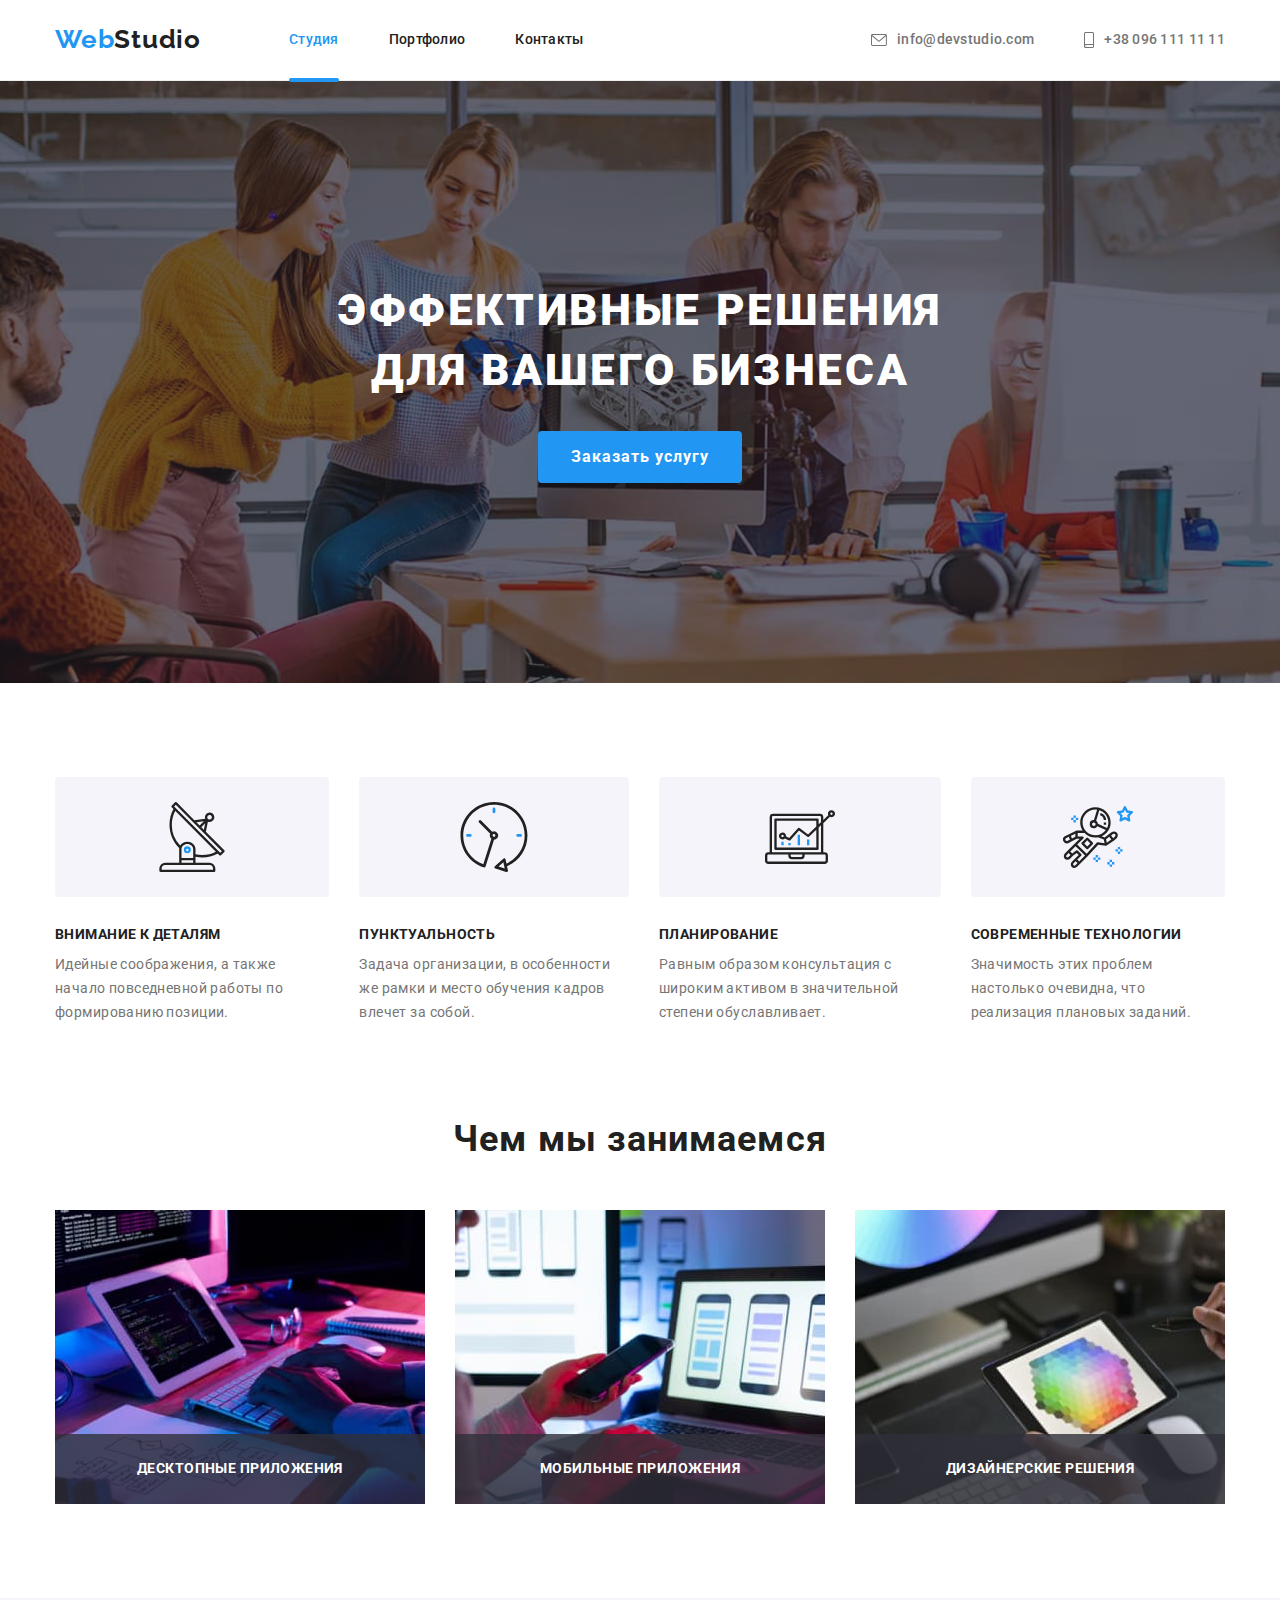
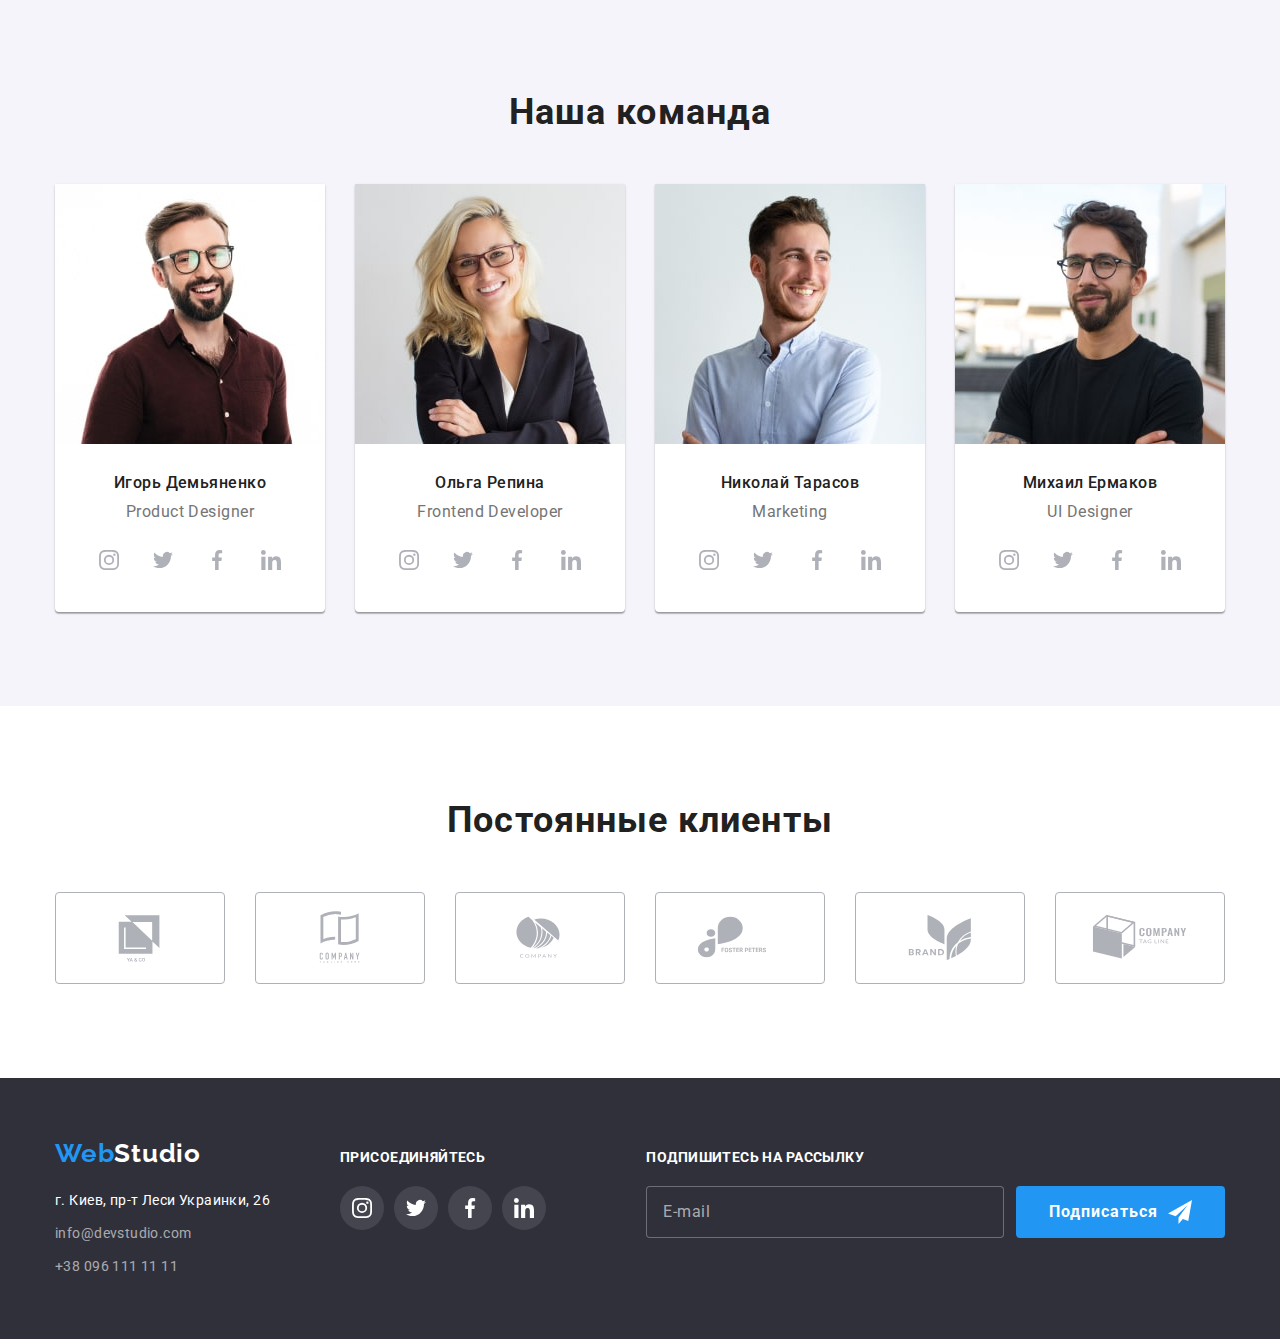
<file: index.html>
<!DOCTYPE html>
<html lang="ru">
  <head>
    <meta charset="UTF-8" />
    <meta http-equiv="X-UA-Compatible" content="IE=edge" />
    <meta name="viewport" content="width=device-width, initial-scale=1.0" />
    <title>Студия</title>
    <link rel="preconnect" href="https://fonts.googleapis.com" />
    <link rel="preconnect" href="https://fonts.gstatic.com" crossorigin />
    <link
      href="https://fonts.googleapis.com/css2?family=Raleway:wght@700&family=Roboto:wght@400;500;700&display=swap"
      rel="stylesheet"
    />
    <link
      rel="stylesheet"
      href="https://cdnjs.cloudflare.com/ajax/libs/modern-normalize/1.1.0/modern-normalize.min.css"
    />
    <link rel="stylesheet" href="./css/main.min.css" />
  </head>
  <body>
    <!--Верхняя линия -->
    <header class="header">
      <div class="container header__container">
        <a href="" lang="en" class="logo navbar__logo link">
          Web<span class="navbar__logo--black">Studio</span>
        </a>
        <button
          type="button"
          class="menu-button"
          aria-expanded="false"
          aria-label="Переключатель мобильного меню"
          aria-controls="menu-container"
          data-menu-button
        >
          <svg class="menu-icons" width="24" height="24">
            <use class="icon-menu" href="./images/sprite.svg#icon-menu"></use>
            <use class="icon-cross" href="./images/sprite.svg#icon-close"></use>
          </svg>
        </button>
        <nav class="navbar-desktop">
          <ul class="site-nav list">
            <li class="site-nav__item">
              <a
                href="./index.html"
                class="link site-nav__link site-nav__link--current"
                >Студия</a
              >
            </li>
            <li class="site-nav__item">
              <a href="./potrfolio.html" class="link site-nav__link"
                >Портфолио</a
              >
            </li>
            <li class="site-nav__item">
              <a href="" class="link site-nav__link">Контакты</a>
            </li>
          </ul>
        </nav>
        <ul class="contacts-desktop list">
          <li class="contacts-desktop__item">
            <a
              href="mailto:info@devstudio.com"
              class="link contacts__link contacts__link--mail"
            >
              <svg class="contacts__icon" width="16" height="12">
                <use href="./images/sprite.svg#icon-mail"></use></svg
              >info@devstudio.com</a
            >
          </li>
          <li class="contacts-desktop__item">
            <a
              href="tel:+380961111111"
              class="link contacts__link contacts__link--tel"
              ><svg class="contacts__icon" width="10" height="16">
                <use href="./images/sprite.svg#icon-tel"></use></svg
              >+38 096 111 11 11</a
            >
          </li>
        </ul>
        <div class="menu-container" id="menu-container" data-menu>
          <nav class="navbar">
            <ul class="site-nav list">
              <li class="site-nav__item">
                <a
                  href="./index.html"
                  class="link site-nav__link site-nav__link--current"
                  >Студия</a
                >
              </li>
              <li class="site-nav__item">
                <a href="./potrfolio.html" class="link site-nav__link"
                  >Портфолио</a
                >
              </li>
              <li class="site-nav__item">
                <a href="" class="link site-nav__link">Контакты</a>
              </li>
            </ul>
          </nav>
          <div class="mob-menu-bottom">
            <ul class="contacts list">
              <li class="contacts__item">
                <a
                  href="mailto:info@devstudio.com"
                  class="link contacts__link contacts__link--mail"
                >
                  <svg class="contacts__icon" width="16" height="12">
                    <use href="./images/sprite.svg#icon-mail"></use></svg
                  >info@devstudio.com</a
                >
              </li>
              <li class="contacts__item">
                <a
                  href="tel:+380961111111"
                  class="link contacts__link contacts__link--tel"
                  ><svg class="contacts__icon" width="10" height="16">
                    <use href="./images/sprite.svg#icon-tel"></use></svg
                  >+38 096 111 11 11</a
                >
              </li>
            </ul>
            <ul class="header-social list">
              <li class="header-social__item">
                <a class="header-social__link link" href="">Instagram</a>
              </li>
              <li class="header-social__item">
                <a class="header-social__link link" href="">Twitter</a>
              </li>
              <li class="header-social__item">
                <a class="header-social__link link" href="">Facebook</a>
              </li>
              <li class="header-social__item">
                <a class="header-social__link link" href="">LinkedIn</a>
              </li>
            </ul>
          </div>
        </div>
      </div>
    </header>
    <main>
      <!--Герой-->
      <section class="section hero">
        <div class="container">
          <h1 class="hero__title">Эффективные решения для вашего бизнеса</h1>
          <button data-modal-open type="button" class="button">
            Заказать услугу
          </button>
        </div>
      </section>
      <!--Особенности-->
      <section class="section">
        <div class="container">
          <ul class="features list">
            <li class="features__item">
              <div class="features__thumb">
                <svg class="features__icon" width="70" height="70">
                  <use href="./images/sprite.svg#icon-antenna"></use>
                </svg>
              </div>
              <h3 class="features__title">Внимание к деталям</h3>
              <p class="features__text">
                Идейные соображения, а также начало повседневной работы по
                формированию позиции.
              </p>
            </li>
            <li class="features__item">
              <div class="features__thumb">
                <svg class="features__icon" width="70" height="70">
                  <use href="./images/sprite.svg#icon-clock"></use>
                </svg>
              </div>
              <h3 class="features__title">Пунктуальность</h3>
              <p class="features__text">
                Задача организации, в особенности же рамки и место обучения
                кадров влечет за собой.
              </p>
            </li>
            <li class="features__item">
              <div class="features__thumb">
                <svg class="features__icon" width="70" height="70">
                  <use href="./images/sprite.svg#icon-diagram"></use>
                </svg>
              </div>
              <h3 class="features__title">Планирование</h3>
              <p class="features__text">
                Равным образом консультация с широким активом в значительной
                степени обуславливает.
              </p>
            </li>
            <li class="features__item">
              <div class="features__thumb">
                <svg class="features__icon" width="70" height="70">
                  <use href="./images/sprite.svg#icon-astronaut"></use>
                </svg>
              </div>
              <h3 class="features__title">Современные технологии</h3>
              <p class="features__text">
                Значимость этих проблем настолько очевидна, что реализация
                плановых заданий.
              </p>
            </li>
          </ul>
        </div>
      </section>
      <!--Чем мы занимаемся-->
      <section class="section section-about">
        <div class="container">
          <h2 class="section__title">Чем мы занимаемся</h2>
          <ul class="about list">
            <li class="about__item">
              <div class="about__thumb">
                <img
                  srcset="
                    ./images/about/about-1-desktop-min.jpg    1x,
                    ./images/about/about-1-desktop@2x-min.jpg 2x
                  "
                  src="./images/about/about-1-desktop-min.jpg"
                  alt="Верстка"
                  width="370"
                />
                <p class="about__text">Десктопные приложения</p>
              </div>
            </li>
            <li class="about__item">
              <div class="about__thumb">
                <img
                  srcset="
                    ./images/about/about-2-desktop-min.jpg    1x,
                    ./images/about/about-2-desktop@2x-min.jpg 2x
                  "
                  src="./images/about/about-2-desktop-min.jpg"
                  alt="Адаптивный веб-дизайн"
                  width="370"
                />
                <p class="about__text">Мобильные приложения</p>
              </div>
            </li>
            <li class="about__item">
              <div class="about__thumb">
                <img
                  srcset="
                    ./images/about/about-3-desktop-min.jpg    1x,
                    ./images/about/about-3-desktop@2x-min.jpg 2x
                  "
                  src="./images/about/about-3-desktop-min.jpg"
                  alt="Веб-дизайн"
                  width="370"
                />
                <p class="about__text">Дизайнерские решения</p>
              </div>
            </li>
          </ul>
        </div>
      </section>
      <!--Наша команда-->
      <section class="section section-team">
        <div class="container">
          <h2 class="section__title">Наша команда</h2>
          <ul class="team list">
            <li class="team__item">
              <picture>
                <source
                  srcset="
                    ./images/team/team-1-mobile.jpg    1x,
                    ./images/team/team-1-mobile@2x.jpg 2x
                  "
                  media="(min-width: 0px ) and (max-width: 767px)"
                />
                <source
                  srcset="
                    ./images/team/team-1-tablet.jpg    1x,
                    ./images/team/team-1-tablet@2x.jpg 2x
                  "
                  media="(min-width: 768px) and (max-width: 1199px)"
                />
                <source
                  srcset="
                    ./images/team/team-1-desktop.jpg    1x,
                    ./images/team/team-1-desktop@2x.jpg 2x
                  "
                  media="(min-width:
                1200px)"
                />
                <img
                  src="./images/team/team-1-mobile.jpg"
                  alt="Игорь Демьяненко"
                  width="450"
                />
              </picture>
              <div class="team__information">
                <h3 class="team__members">Игорь Демьяненко</h3>
                <p lang="en" class="team__position">Product Designer</p>
                <ul class="team-social list">
                  <li class="team-social__item">
                    <a href="" class="team-social__thumb link"
                      ><svg class="team-social__icon" width="20" height="20">
                        <use
                          href="./images/sprite.svg#icon-instagram"
                        ></use></svg
                    ></a>
                  </li>
                  <li class="team-social__item">
                    <a href="" class="team-social__thumb link"
                      ><svg class="team-social__icon" width="20" height="20">
                        <use href="./images/sprite.svg#icon-twitter"></use></svg
                    ></a>
                  </li>
                  <li class="team-social__item">
                    <a href="" class="team-social__thumb link"
                      ><svg class="team-social__icon" width="20" height="20">
                        <use
                          href="./images/sprite.svg#icon-facebook"
                        ></use></svg
                    ></a>
                  </li>
                  <li class="team-social__item">
                    <a href="" class="team-social__thumb link"
                      ><svg class="team-social__icon" width="20" height="20">
                        <use
                          href="./images/sprite.svg#icon-linkedin"
                        ></use></svg
                    ></a>
                  </li>
                </ul>
              </div>
            </li>
            <li class="team__item">
              <picture>
                <source
                  srcset="
                    ./images/team/team-2-mobile.jpg    1x,
                    ./images/team/team-2-mobile@2x.jpg 2x
                  "
                  media="(min-width: 0px ) and (max-width: 767px)"
                />
                <source
                  srcset="
                    ./images/team/team-2-tablet.jpg    1x,
                    ./images/team/team-2-tablet@2x.jpg 2x
                  "
                  media="(min-width: 768px) and (max-width: 1199px)"
                />
                <source
                  srcset="
                    ./images/team/team-2-desktop.jpg    1x,
                    ./images/team/team-2-desktop@2x.jpg 2x
                  "
                  media="(min-width:
                1200px)"
                />
                <img
                  src="./images/team/team-2-mobile.jpg"
                  alt="Ольга Репина"
                  width="450"
                />
              </picture>
              <div class="team__information">
                <h3 class="team__members">Ольга Репина</h3>
                <p lang="en" class="team__position">Frontend Developer</p>
                <ul class="team-social list">
                  <li class="team-social__item">
                    <a href="" class="team-social__thumb link"
                      ><svg class="team-social__icon" width="20" height="20">
                        <use
                          href="./images/sprite.svg#icon-instagram"
                        ></use></svg
                    ></a>
                  </li>
                  <li class="team-social__item">
                    <a href="" class="team-social__thumb link"
                      ><svg class="team-social__icon" width="20" height="20">
                        <use href="./images/sprite.svg#icon-twitter"></use></svg
                    ></a>
                  </li>
                  <li class="team-social__item">
                    <a href="" class="team-social__thumb link"
                      ><svg class="team-social__icon" width="20" height="20">
                        <use
                          href="./images/sprite.svg#icon-facebook"
                        ></use></svg
                    ></a>
                  </li>
                  <li class="team-social__item">
                    <a href="" class="team-social__thumb link"
                      ><svg class="team-social__icon" width="20" height="20">
                        <use
                          href="./images/sprite.svg#icon-linkedin"
                        ></use></svg
                    ></a>
                  </li>
                </ul>
              </div>
            </li>
            <li class="team__item">
              <picture>
                <source
                  srcset="
                    ./images/team/team-3-mobile.jpg    1x,
                    ./images/team/team-3-mobile@2x.jpg 2x
                  "
                  media="(min-width: 0px ) and (max-width: 767px)"
                />
                <source
                  srcset="
                    ./images/team/team-3-tablet.jpg    1x,
                    ./images/team/team-3-tablet@2x.jpg 2x
                  "
                  media="(min-width: 768px) and (max-width: 1199px)"
                />
                <source
                  srcset="
                    ./images/team/team-3-desktop.jpg    1x,
                    ./images/team/team-3-desktop@2x.jpg 2x
                  "
                  media="(min-width:
                1200px)"
                />
                <img
                  src="./images/team/team-3-mobile.jpg"
                  alt="Николай Тарасов"
                  width="450"
                />
              </picture>
              <div class="team__information">
                <h3 class="team__members">Николай Тарасов</h3>
                <p lang="en" class="team__position">Marketing</p>
                <ul class="team-social list">
                  <li class="team-social__item">
                    <a href="" class="team-social__thumb link"
                      ><svg class="team-social__icon" width="20" height="20">
                        <use
                          href="./images/sprite.svg#icon-instagram"
                        ></use></svg
                    ></a>
                  </li>
                  <li class="team-social__item">
                    <a href="" class="team-social__thumb link"
                      ><svg class="team-social__icon" width="20" height="20">
                        <use href="./images/sprite.svg#icon-twitter"></use></svg
                    ></a>
                  </li>
                  <li class="team-social__item">
                    <a href="" class="team-social__thumb link"
                      ><svg class="team-social__icon" width="20" height="20">
                        <use
                          href="./images/sprite.svg#icon-facebook"
                        ></use></svg
                    ></a>
                  </li>
                  <li class="team-social__item">
                    <a href="" class="team-social__thumb link"
                      ><svg class="team-social__icon" width="20" height="20">
                        <use
                          href="./images/sprite.svg#icon-linkedin"
                        ></use></svg
                    ></a>
                  </li>
                </ul>
              </div>
            </li>
            <li class="team__item">
              <picture>
                <source
                  srcset="
                    ./images/team/team-4-mobile.jpg    1x,
                    ./images/team/team-4-mobile@2x.jpg 2x
                  "
                  media="(min-width: 0px ) and (max-width: 767px)"
                />
                <source
                  srcset="
                    ./images/team/team-4-tablet.jpg    1x,
                    ./images/team/team-4-tablet@2x.jpg 2x
                  "
                  media="(min-width: 768px) and (max-width: 1199px)"
                />
                <source
                  srcset="
                    ./images/team/team-4-desktop.jpg    1x,
                    ./images/team/team-4-desktop@2x.jpg 2x
                  "
                  media="(min-width:
                1200px)"
                />
                <img
                  src="./images/team/team-4-mobile.jpg"
                  alt="Михаил Ермаков"
                  width="450"
                />
              </picture>
              <div class="team__information">
                <h3 class="team__members">Михаил Ермаков</h3>
                <p lang="en" class="team__position">UI Designer</p>
                <ul class="team-social list">
                  <li class="team-social__item">
                    <a href="" class="team-social__thumb link"
                      ><svg class="team-social__icon" width="20" height="20">
                        <use
                          href="./images/sprite.svg#icon-instagram"
                        ></use></svg
                    ></a>
                  </li>
                  <li class="team-social__item">
                    <a href="" class="team-social__thumb link"
                      ><svg class="team-social__icon" width="20" height="20">
                        <use href="./images/sprite.svg#icon-twitter"></use></svg
                    ></a>
                  </li>
                  <li class="team-social__item">
                    <a href="" class="team-social__thumb link"
                      ><svg class="team-social__icon" width="20" height="20">
                        <use
                          href="./images/sprite.svg#icon-facebook"
                        ></use></svg
                    ></a>
                  </li>
                  <li class="team-social__item">
                    <a href="" class="team-social__thumb link"
                      ><svg class="team-social__icon" width="20" height="20">
                        <use
                          href="./images/sprite.svg#icon-linkedin"
                        ></use></svg
                    ></a>
                  </li>
                </ul>
              </div>
            </li>
          </ul>
        </div>
      </section>
      <!--Клиенты-->
      <section class="section setion-clients">
        <div class="container">
          <h2 class="section__title">Постоянные клиенты</h2>
          <ul class="clients list">
            <li class="clients__item">
              <a href="" class="clients__thumb link">
                <svg class="clients-icon" width="106" height="60">
                  <use href="./images/sprite.svg#icon-client-1"></use>
                </svg>
              </a>
            </li>
            <li class="clients__item">
              <a href="" class="clients__thumb link">
                <svg class="clients-icon" width="106" height="60">
                  <use href="./images/sprite.svg#icon-client-2"></use>
                </svg>
              </a>
            </li>
            <li class="clients__item">
              <a href="" class="clients__thumb link">
                <svg class="clients-icon" width="106" height="60">
                  <use href="./images/sprite.svg#icon-client-3"></use>
                </svg>
              </a>
            </li>
            <li class="clients__item">
              <a href="" class="clients__thumb link">
                <svg class="clients-icon" width="106" height="60">
                  <use href="./images/sprite.svg#icon-client-4"></use>
                </svg>
              </a>
            </li>
            <li class="clients__item">
              <a href="" class="clients__thumb link">
                <svg class="clients-icon" width="106" height="60">
                  <use href="./images/sprite.svg#icon-client-5"></use>
                </svg>
              </a>
            </li>
            <li class="clients__item">
              <a href="" class="clients__thumb link">
                <svg class="clients-icon" width="106" height="60">
                  <use href="./images/sprite.svg#icon-client-6"></use>
                </svg>
              </a>
            </li>
          </ul>
        </div>
      </section>
    </main>
    <!--Футер-->
    <footer class="footer">
      <div class="container footer__container">
        <div class="footer-address">
          <a href="" lang="en" class="logo footer-address__logo link">
            Web<span class="footer-address__logo--white">Studio</span>
          </a>
          <address class="address">
            <ul class="address__list list">
              <li class="address__item">г. Киев, пр-т Леси Украинки, 26</li>
              <li class="address__item">
                <a
                  href="mailto:info@devstudio.com"
                  class="address__contacts link"
                  >info@devstudio.com</a
                >
              </li>
              <li class="address__item">
                <a href="tel:+380961111111" class="address__contacts link"
                  >+38 096 111 11 11</a
                >
              </li>
            </ul>
          </address>
        </div>
        <div class="footer-social">
          <p class="footer-social__text">Присоединяйтесь</p>
          <ul class="footer-social__list list">
            <li class="footer-social__item">
              <a href="" class="footer-social__thumb link"
                ><svg class="footer-social__icon" width="20" height="20">
                  <use href="./images/sprite.svg#icon-instagram"></use></svg
              ></a>
            </li>
            <li class="footer-social__item">
              <a href="" class="footer-social__thumb link"
                ><svg class="footer-social__icon" width="20" height="20">
                  <use href="./images/sprite.svg#icon-twitter"></use></svg
              ></a>
            </li>
            <li class="footer-social__item">
              <a href="" class="footer-social__thumb link"
                ><svg class="footer-social__icon" width="20" height="20">
                  <use href="./images/sprite.svg#icon-facebook"></use></svg
              ></a>
            </li>
            <li class="footer-social__item">
              <a href="" class="footer-social__thumb link"
                ><svg class="footer-social__icon" width="20" height="20">
                  <use href="./images/sprite.svg#icon-linkedin"></use></svg
              ></a>
            </li>
          </ul>
        </div>
        <div class="footer-subscribe">
          <p class="footer-subscribe__text">Подпишитесь на рассылку</p>
          <form>
            <div class="subscribe">
              <label for="subscribe"></label>
              <input
                type="email"
                name="subscribe"
                id="subscribe"
                placeholder="E-mail"
                class="subscribe__input"
              />
              <button type="submit" class="button subscribe__button--end">
                Подписаться
                <svg width="24" height="24" class="subscribe__icon">
                  <use href="./images/sprite.svg#icon-send"></use>
                </svg>
              </button>
            </div>
          </form>
        </div>
      </div>
    </footer>
    <div class="backdrop is-hidden" data-modal>
      <div class="modal">
        <button data-modal-close type="button" class="modal__btn-close">
          <svg width="18" height="18">
            <use href="./images/sprite.svg#icon-close"></use>
          </svg>
        </button>
        <p class="modal__text">Оставьте свои данные, мы вам перезвоним</p>
        <form>
          <div class="modal-form">
            <label for="name" class="modal-form__text">Имя</label>
            <input
              class="modal-form__input"
              type="text"
              name="name"
              id="name"
            />
            <svg class="modal-form__icon" width="12" height="12">
              <use href="./images/sprite.svg#icon-person"></use>
            </svg>
          </div>
          <div class="modal-form">
            <label for="tel" class="modal-form__text">Телефон</label>
            <input class="modal-form__input" type="tel" name="tel" id="tel" />
            <svg class="modal-form__icon" width="13" height="13">
              <use href="./images/sprite.svg#icon-tel-modal"></use>
            </svg>
          </div>
          <div class="modal-form">
            <label for="mail" class="modal-form__text">Почта</label>
            <input
              class="modal-form__input"
              type="email"
              name="mail"
              id="mail"
            />
            <svg class="modal-form__icon" width="15" height="12">
              <use href="./images/sprite.svg#icon-mail-modal"></use>
            </svg>
          </div>
          <div class="modal-form">
            <label for="comment" class="modal-form__text">Комментарий</label>
            <textarea
              class="modal-form__textarea"
              name="comment"
              id="comment"
              rows="7"
              placeholder="Введите текст"
            ></textarea>
          </div>
          <div class="modal-policy">
            <label for="policy" class="modal-policy__label modal-policy__text">
              <input
                type="checkbox"
                name="policy"
                id="policy"
                class="visually-hidden modal-policy__checkbox"
              />
              <svg class="modal-policy__check-icon" width="16" height="15">
                <use href="./images/sprite.svg#icon-check"></use>
              </svg>
              Соглашаюсь с рассылкой и принимаю
              <a href="" class="modal-policy__link link"
                >Условия договора</a
              ></label
            >
            <button type="submit" class="button modal__btn">Отправить</button>
          </div>
        </form>
      </div>
    </div>
    <script src="./js/modal.js"></script>
    <script src="./js/menu.js"></script>
  </body>
</html>
</file>
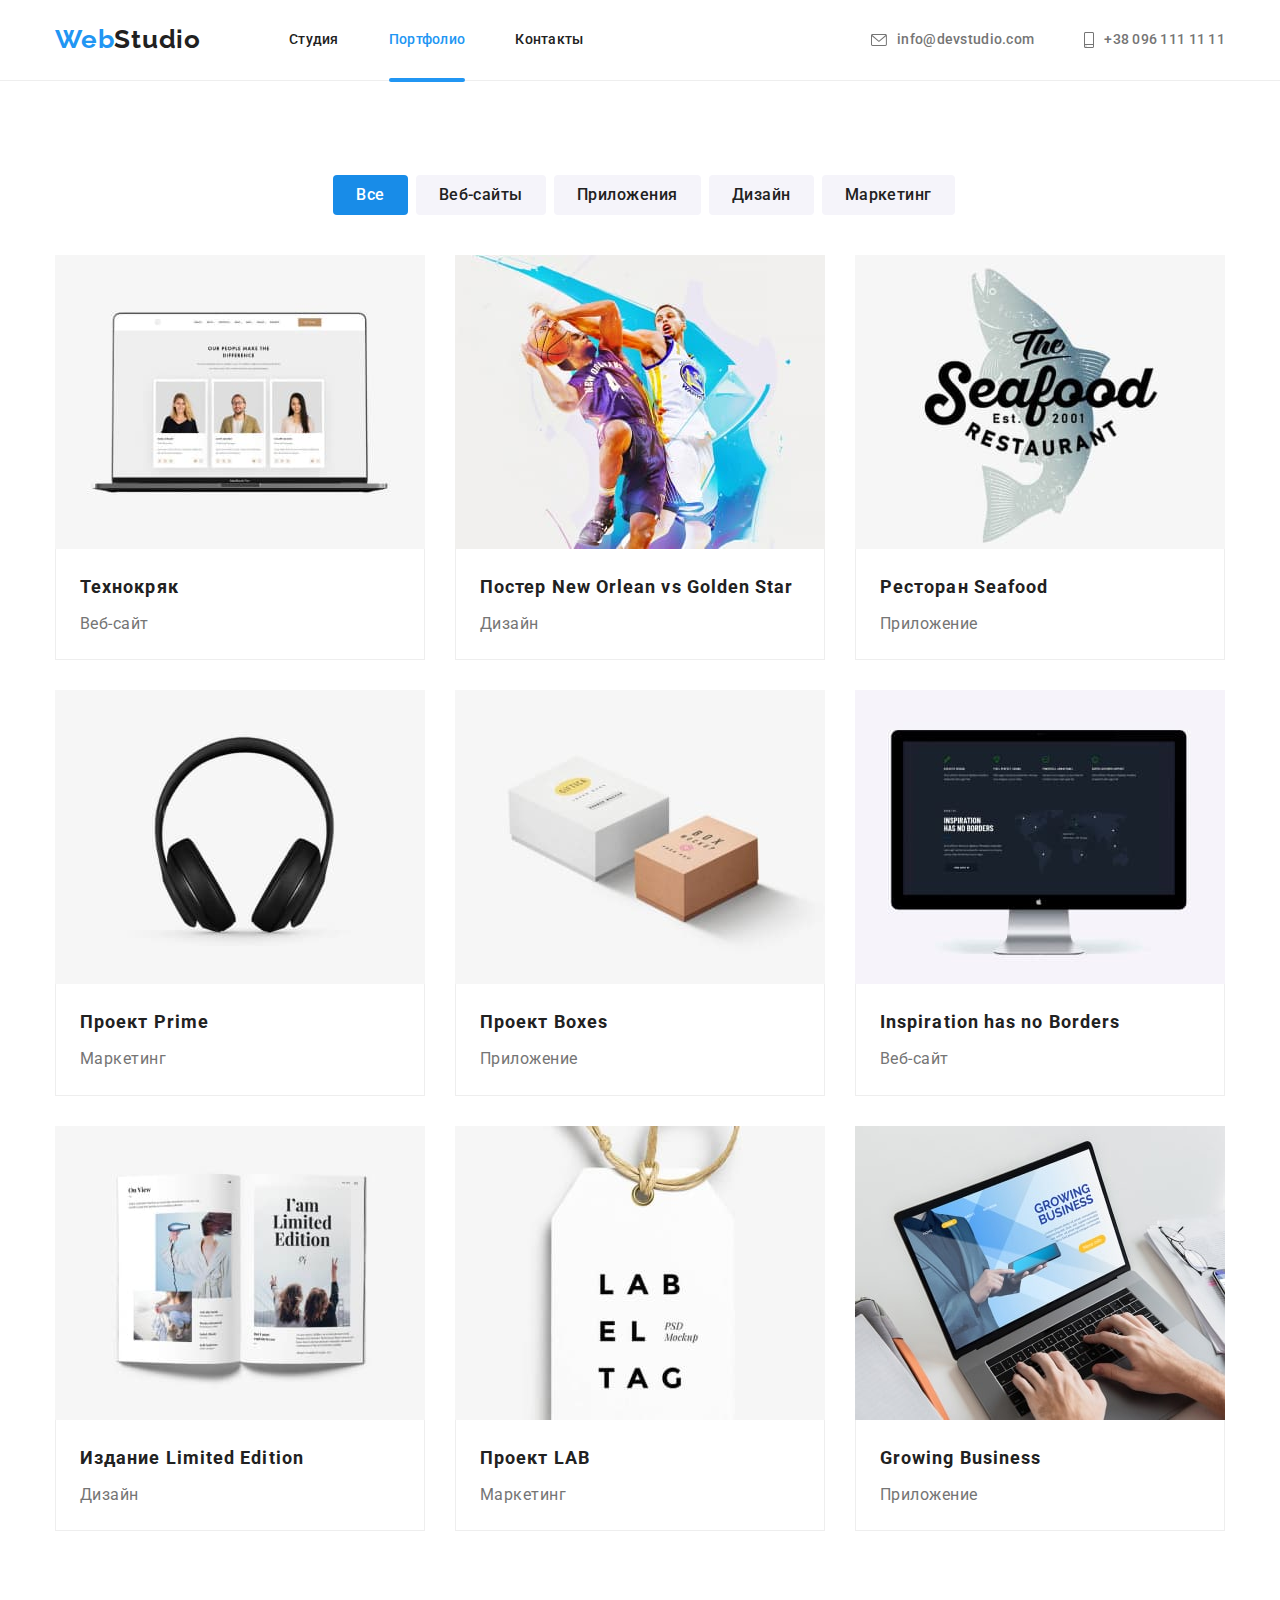
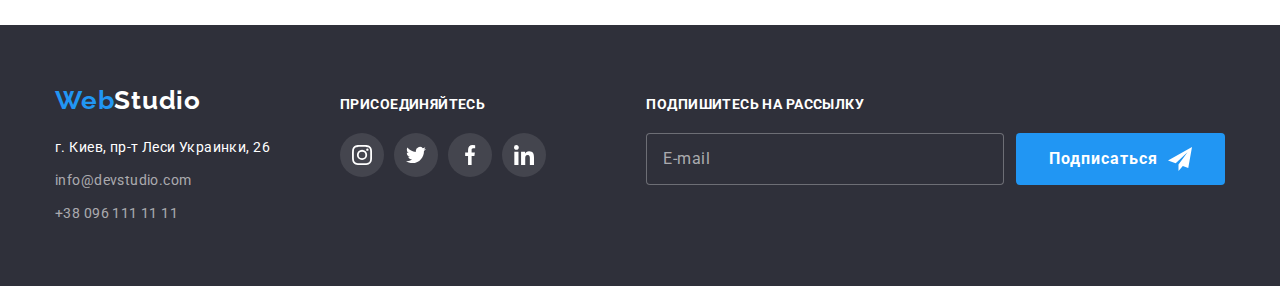
<file: potrfolio.html>
<!DOCTYPE html>
<html lang="ru">
  <head>
    <meta charset="UTF-8" />
    <meta http-equiv="X-UA-Compatible" content="IE=edge" />
    <meta name="viewport" content="width=device-width, initial-scale=1.0" />
    <title>Портфолио</title>
    <link rel="preconnect" href="https://fonts.googleapis.com" />
    <link rel="preconnect" href="https://fonts.gstatic.com" crossorigin />
    <link
      href="https://fonts.googleapis.com/css2?family=Raleway:wght@700&family=Roboto:wght@400;500;700&display=swap"
      rel="stylesheet"
    />
    <link
      rel="stylesheet"
      href="https://cdnjs.cloudflare.com/ajax/libs/modern-normalize/1.1.0/modern-normalize.min.css"
    />
    <link rel="stylesheet" href="./css/main.min.css" />
  </head>
  <body>
    <!--Верхняя линия -->
    <header class="header">
      <div class="container header__container">
        <a href="" lang="en" class="logo navbar__logo link">
          Web<span class="navbar__logo--black">Studio</span>
        </a>
        <button
          type="button"
          class="menu-button"
          aria-expanded="false"
          aria-label="Переключатель мобильного меню"
          aria-controls="menu-container"
          data-menu-button
        >
          <svg class="menu-icons" width="28" height="28">
            <use class="icon-menu" href="./images/sprite.svg#icon-menu"></use>
            <use class="icon-cross" href="./images/sprite.svg#icon-close"></use>
          </svg>
        </button>
        <nav class="navbar-desktop">
          <ul class="site-nav list">
            <li class="site-nav__item">
              <a href="./index.html" class="link site-nav__link">Студия</a>
            </li>
            <li class="site-nav__item">
              <a
                href="./potrfolio.html"
                class="link site-nav__link site-nav__link--current"
                >Портфолио</a
              >
            </li>
            <li class="site-nav__item">
              <a href="" class="link site-nav__link">Контакты</a>
            </li>
          </ul>
        </nav>
        <ul class="contacts-desktop list">
          <li class="contacts-desktop__item">
            <a
              href="mailto:info@devstudio.com"
              class="link contacts__link contacts__link--mail"
            >
              <svg class="contacts__icon" width="16" height="12">
                <use href="./images/sprite.svg#icon-mail"></use></svg
              >info@devstudio.com</a
            >
          </li>
          <li class="contacts-desktop__item">
            <a
              href="tel:+380961111111"
              class="link contacts__link contacts__link--tel"
              ><svg class="contacts__icon" width="10" height="16">
                <use href="./images/sprite.svg#icon-tel"></use></svg
              >+38 096 111 11 11</a
            >
          </li>
        </ul>
        <div class="menu-container" id="menu-container" data-menu>
          <nav class="navbar">
            <ul class="site-nav list">
              <li class="site-nav__item">
                <a href="./index.html" class="link site-nav__link">Студия</a>
              </li>
              <li class="site-nav__item">
                <a
                  href="./potrfolio.html"
                  class="link site-nav__link site-nav__link--current"
                  >Портфолио</a
                >
              </li>
              <li class="site-nav__item">
                <a href="" class="link site-nav__link">Контакты</a>
              </li>
            </ul>
          </nav>
          <div class="mob-menu-bottom">
            <ul class="contacts list">
              <li class="contacts__item">
                <a
                  href="mailto:info@devstudio.com"
                  class="link contacts__link contacts__link--mail"
                >
                  <svg class="contacts__icon" width="16" height="12">
                    <use href="./images/sprite.svg#icon-mail"></use></svg
                  >info@devstudio.com</a
                >
              </li>
              <li class="contacts__item">
                <a
                  href="tel:+380961111111"
                  class="link contacts__link contacts__link--tel"
                  ><svg class="contacts__icon" width="10" height="16">
                    <use href="./images/sprite.svg#icon-tel"></use></svg
                  >+38 096 111 11 11</a
                >
              </li>
            </ul>
            <ul class="header-social list">
              <li class="header-social__item">
                <a class="header-social__link link" href="">Instagram</a>
              </li>
              <li class="header-social__item">
                <a class="header-social__link link" href="">Twitter</a>
              </li>
              <li class="header-social__item">
                <a class="header-social__link link" href="">Facebook</a>
              </li>
              <li class="header-social__item">
                <a class="header-social__link link" href="">LinkedIn</a>
              </li>
            </ul>
          </div>
        </div>
      </div>
    </header>
    <main>
      <!--Фильтер кнопки-->
      <section class="section">
        <div class="container container-portfiolio">
          <h1 class="visually-hidden">Портфолио</h1>
          <ul class="filter list">
            <li class="filter__item">
              <button
                type="button"
                class="button filter__btn filter__btn--main"
              >
                Все
              </button>
            </li>
            <li class="filter__item">
              <button type="button" class="button filter__btn">
                Веб-сайты
              </button>
            </li>
            <li class="filter__item">
              <button type="button" class="button filter__btn">
                Приложения
              </button>
            </li>
            <li class="filter__item">
              <button type="button" class="button filter__btn">Дизайн</button>
            </li>
            <li class="filter__item">
              <button type="button" class="button filter__btn">
                Маркетинг
              </button>
            </li>
          </ul>
          <ul class="portfolio list">
            <li class="portfolio__item">
              <a href="#" class="portfolio__link link">
                <div class="portfolio__thumb">
                  <picture>
                    <source
                      srcset="
                        ./images/portfolio/portfolio-1-mobile-min.jpg    1x,
                        ./images/portfolio/portfolio-1-mobile@2x-min.jpg 2x
                      "
                      media="(max-width: 450px)"
                    />
                    <source
                      srcset="
                        ./images/portfolio/portfolio-1-tablet-min.jpg    1x,
                        ./images/portfolio/portfolio-1-tablet@2x-min.jpg 2x
                      "
                      media="(min-width: 768px) and (max-width: 1199px)"
                    />
                    <source
                      srcset="
                        ./images/portfolio/portfolio-1-desktop-min.jpg    1x,
                        ./images/portfolio/portfolio-1-desktop@2x-min.jpg 2x
                      "
                      media="(min-width: 1200px)"
                    />
                    <img
                      src="./images/portfolio/portfolio-1-mobile-min.jpg"
                      alt="Технокряк"
                      width="450"
                    />
                  </picture>
                  <div class="portfolio__overlay">
                    <p class="portfolio__overlay-text">
                      Ресурс предлагает комплексные предложения с разным уровнем
                      функционала и сервисов. Все это позволит посетителю
                      получить исчерпывающие сведения о компании или частном
                      лице.
                    </p>
                  </div>
                </div>
                <div class="portfolio__information">
                  <h2 class="portfolio__title">Технокряк</h2>
                  <p class="portfolio__type">Веб-сайт</p>
                </div>
              </a>
            </li>
            <li class="portfolio__item">
              <a href="#" class="portfolio__link link">
                <div class="portfolio__thumb">
                  <picture>
                    <source
                      srcset="
                        ./images/portfolio/portfolio-2-mobile-min.jpg    1x,
                        ./images/portfolio/portfolio-2-mobile@2x-min.jpg 2x
                      "
                      media="(max-width: 450px)"
                    />
                    <source
                      srcset="
                        ./images/portfolio/portfolio-2-tablet-min.jpg    1x,
                        ./images/portfolio/portfolio-2-tablet@2x-min.jpg 2x
                      "
                      media="(min-width: 768px) and (max-width: 1199px)"
                    />
                    <source
                      srcset="
                        ./images/portfolio/portfolio-2-desktop-min.jpg    1x,
                        ./images/portfolio/portfolio-2-desktop@2x-min.jpg 2x
                      "
                      media="(min-width: 1200px)"
                    />
                    <img
                      src="./images/portfolio/portfolio-2-mobile-min.jpg"
                      alt="Постер New Orlean vs Golden Star"
                      width="450"
                    />
                  </picture>
                  <div class="portfolio__overlay">
                    <p class="portfolio__overlay-text">
                      Ресурс предлагает комплексные предложения с разным уровнем
                      функционала и сервисов. Все это позволит посетителю
                      получить исчерпывающие сведения о компании или частном
                      лице.
                    </p>
                  </div>
                </div>
                <div class="portfolio__information">
                  <h2 class="portfolio__title">
                    Постер <span lang="en">New Orlean vs Golden Star</span>
                  </h2>
                  <p class="portfolio__type">Дизайн</p>
                </div>
              </a>
            </li>
            <li class="portfolio__item">
              <a href="#" class="portfolio__link link">
                <div class="portfolio__thumb">
                  <picture>
                    <source
                      srcset="
                        ./images/portfolio/portfolio-3-mobile-min.jpg    1x,
                        ./images/portfolio/portfolio-3-mobile@2x-min.jpg 2x
                      "
                      media="(max-width: 450px)"
                    />
                    <source
                      srcset="
                        ./images/portfolio/portfolio-3-tablet-min.jpg    1x,
                        ./images/portfolio/portfolio-3-tablet@2x-min.jpg 2x
                      "
                      media="(min-width: 768px) and (max-width: 1199px)"
                    />
                    <source
                      srcset="
                        ./images/portfolio/portfolio-3-desktop-min.jpg 1x,
                        ./images/portfolio/portfolio-3-desktop@2x.jpg  2x
                      "
                      media="(min-width: 1200px)"
                    />
                    <img
                      src="./images/portfolio/portfolio-3-mobile-min.jpg"
                      alt="Ресторан Seafood"
                      width="450"
                    />
                  </picture>
                  <div class="portfolio__overlay">
                    <p class="portfolio__overlay-text">
                      Ресурс предлагает комплексные предложения с разным уровнем
                      функционала и сервисов. Все это позволит посетителю
                      получить исчерпывающие сведения о компании или частном
                      лице.
                    </p>
                  </div>
                </div>
                <div class="portfolio__information">
                  <h2 class="portfolio__title">
                    Ресторан <span lang="en">Seafood</span>
                  </h2>
                  <p class="portfolio__type">Приложение</p>
                </div>
              </a>
            </li>
            <li class="portfolio__item">
              <a href="#" class="portfolio__link link">
                <div class="portfolio__thumb">
                  <picture>
                    <source
                      srcset="
                        ./images/portfolio/portfolio-4-mobile-min.jpg    1x,
                        ./images/portfolio/portfolio-4-mobile@2x-min.jpg 2x
                      "
                      media="(max-width: 450px)"
                    />
                    <source
                      srcset="
                        ./images/portfolio/portfolio-4-tablet-min.jpg    1x,
                        ./images/portfolio/portfolio-4-tablet@2x-min.jpg 2x
                      "
                      media="(min-width: 768px) and (max-width: 1199px)"
                    />
                    <source
                      srcset="
                        ./images/portfolio/portfolio-4-desktop-min.jpg    1x,
                        ./images/portfolio/portfolio-4-desktop@2x-min.jpg 2x
                      "
                      media="(min-width: 1200px)"
                    />
                    <img
                      src="./images/portfolio/portfolio-4-mobile-min.jpg"
                      alt="Проект Prime"
                      width="450"
                    />
                  </picture>
                  <div class="portfolio__overlay">
                    <p class="portfolio__overlay-text">
                      Ресурс предлагает комплексные предложения с разным уровнем
                      функционала и сервисов. Все это позволит посетителю
                      получить исчерпывающие сведения о компании или частном
                      лице.
                    </p>
                  </div>
                </div>
                <div class="portfolio__information">
                  <h2 class="portfolio__title">
                    Проект <span lang="en">Prime</span>
                  </h2>
                  <p class="portfolio__type">Маркетинг</p>
                </div>
              </a>
            </li>
            <li class="portfolio__item">
              <a href="#" class="portfolio__link link">
                <div class="portfolio__thumb">
                  <picture>
                    <source
                      srcset="
                        ./images/portfolio/portfolio-5-mobile-min.jpg    1x,
                        ./images/portfolio/portfolio-5-mobile@2x-min.jpg 2x
                      "
                      media="(max-width: 450px)"
                    />
                    <source
                      srcset="
                        ./images/portfolio/portfolio-5-tablet-min.jpg    1x,
                        ./images/portfolio/portfolio-5-tablet@2x-min.jpg 2x
                      "
                      media="(min-width: 768px) and (max-width: 1199px)"
                    />
                    <source
                      srcset="
                        ./images/portfolio/portfolio-5-desktop-min.jpg    1x,
                        ./images/portfolio/portfolio-5-desktop@2x-min.jpg 2x
                      "
                      media="(min-width: 1200px)"
                    />
                    <img
                      src="./images/portfolio/portfolio-5-mobile-min.jpg"
                      alt="Проект Boxes"
                      width="450"
                    />
                  </picture>
                  <div class="portfolio__overlay">
                    <p class="portfolio__overlay-text">
                      Ресурс предлагает комплексные предложения с разным уровнем
                      функционала и сервисов. Все это позволит посетителю
                      получить исчерпывающие сведения о компании или частном
                      лице.
                    </p>
                  </div>
                </div>
                <div class="portfolio__information">
                  <h2 class="portfolio__title">
                    Проект <span lang="en">Boxes</span>
                  </h2>
                  <p class="portfolio__type">Приложение</p>
                </div>
              </a>
            </li>
            <li class="portfolio__item">
              <a href="#" class="portfolio__link link">
                <div class="portfolio__thumb">
                  <picture>
                    <source
                      srcset="
                        ./images/portfolio/portfolio-6-mobile-min.jpg    1x,
                        ./images/portfolio/portfolio-6-mobile@2x-min.jpg 2x
                      "
                      media="(max-width: 450px)"
                    />
                    <source
                      srcset="
                        ./images/portfolio/portfolio-6-tablet-min.jpg    1x,
                        ./images/portfolio/portfolio-6-tablet@2x-min.jpg 2x
                      "
                      media="(min-width: 768px) and (max-width: 1199px)"
                    />
                    <source
                      srcset="
                        ./images/portfolio/portfolio-6-desktop-min.jpg    1x,
                        ./images/portfolio/portfolio-6-desktop@2x-min.jpg 2x
                      "
                      media="(min-width: 1200px)"
                    />
                    <img
                      src="./images/portfolio/portfolio-6-mobile-min.jpg"
                      alt="Inspiration has no Borders"
                      width="450"
                    />
                  </picture>
                  <div class="portfolio__overlay">
                    <p class="portfolio__overlay-text">
                      Ресурс предлагает комплексные предложения с разным уровнем
                      функционала и сервисов. Все это позволит посетителю
                      получить исчерпывающие сведения о компании или частном
                      лице.
                    </p>
                  </div>
                </div>
                <div class="portfolio__information">
                  <h2 lang="en" class="portfolio__title">
                    Inspiration has no Borders
                  </h2>
                  <p class="portfolio__type">Веб-сайт</p>
                </div>
              </a>
            </li>
            <li class="portfolio__item">
              <a href="#" class="portfolio__link link">
                <div class="portfolio__thumb">
                  <picture>
                    <source
                      srcset="
                        ./images/portfolio/portfolio-7-mobile-min.jpg    1x,
                        ./images/portfolio/portfolio-7-mobile@2x-min.jpg 2x
                      "
                      media="(max-width: 450px)"
                    />
                    <source
                      srcset="
                        ./images/portfolio/portfolio-7-tablet-min.jpg    1x,
                        ./images/portfolio/portfolio-7-tablet@2x-min.jpg 2x
                      "
                      media="(min-width: 768px) and (max-width: 1199px)"
                    />
                    <source
                      srcset="
                        ./images/portfolio/portfolio-7-desktop-min.jpg    1x,
                        ./images/portfolio/portfolio-7-desktop@2x-min.jpg 2x
                      "
                      media="(min-width: 1200px)"
                    />
                    <img
                      src="./images/portfolio/portfolio-7-mobile-min.jpg"
                      alt="Издание Limited Edition"
                      width="450"
                    />
                  </picture>
                  <div class="portfolio__overlay">
                    <p class="portfolio__overlay-text">
                      Ресурс предлагает комплексные предложения с разным уровнем
                      функционала и сервисов. Все это позволит посетителю
                      получить исчерпывающие сведения о компании или частном
                      лице.
                    </p>
                  </div>
                </div>
                <div class="portfolio__information">
                  <h2 class="portfolio__title">
                    Издание <span lang="en">Limited Edition</span>
                  </h2>
                  <p class="portfolio__type">Дизайн</p>
                </div>
              </a>
            </li>
            <li class="portfolio__item">
              <a href="#" class="portfolio__link link">
                <div class="portfolio__thumb">
                  <picture>
                    <source
                      srcset="
                        ./images/portfolio/portfolio-8-mobile-min.jpg    1x,
                        ./images/portfolio/portfolio-8-mobile@2x-min.jpg 2x
                      "
                      media="(max-width: 450px)"
                    />
                    <source
                      srcset="
                        ./images/portfolio/portfolio-8-tablet-min.jpg    1x,
                        ./images/portfolio/portfolio-8-tablet@2x-min.jpg 2x
                      "
                      media="(min-width: 768px) and (max-width: 1199px)"
                    />
                    <source
                      srcset="
                        ./images/portfolio/portfolio-8-desktop-min.jpg    1x,
                        ./images/portfolio/portfolio-8-desktop@2x-min.jpg 2x
                      "
                      media="(min-width: 1200px)"
                    />
                    <img
                      src="./images/portfolio/portfolio-8-mobile-min.jpg"
                      alt="Проект LAB"
                      width="450"
                    />
                  </picture>
                  <div class="portfolio__overlay">
                    <p class="portfolio__overlay-text">
                      Ресурс предлагает комплексные предложения с разным уровнем
                      функционала и сервисов. Все это позволит посетителю
                      получить исчерпывающие сведения о компании или частном
                      лице.
                    </p>
                  </div>
                </div>
                <div class="portfolio__information">
                  <h2 class="portfolio__title">
                    Проект <span lang="en">LAB</span>
                  </h2>
                  <p class="portfolio__type">Маркетинг</p>
                </div>
              </a>
            </li>
            <li class="portfolio__item">
              <a href="#" class="portfolio__link link">
                <div class="portfolio__thumb">
                  <picture>
                    <source
                      srcset="
                        ./images/portfolio/portfolio-9-mobile-min.jpg    1x,
                        ./images/portfolio/portfolio-9-mobile@2x-min.jpg 2x
                      "
                      media="(max-width: 450px)"
                    />
                    <source
                      srcset="
                        ./images/portfolio/portfolio-9-tablet-min.jpg    1x,
                        ./images/portfolio/portfolio-9-tablet@2x-min.jpg 2x
                      "
                      media="(min-width: 768px) and (max-width: 1199px)"
                    />
                    <source
                      srcset="
                        ./images/portfolio/portfolio-9-desktop-min.jpg    1x,
                        ./images/portfolio/portfolio-9-desktop@2x-min.jpg 2x
                      "
                      media="(min-width: 1200px)"
                    />
                    <img
                      src="./images/portfolio/portfolio-9-mobile-min.jpg"
                      alt="Growing Business"
                      width="450"
                    />
                  </picture>
                  <div class="portfolio__overlay">
                    <p class="portfolio__overlay-text">
                      Ресурс предлагает комплексные предложения с разным уровнем
                      функционала и сервисов. Все это позволит посетителю
                      получить исчерпывающие сведения о компании или частном
                      лице.
                    </p>
                  </div>
                </div>
                <div class="portfolio__information">
                  <h2 lang="en" class="portfolio__title">Growing Business</h2>
                  <p class="portfolio__type">Приложение</p>
                </div>
              </a>
            </li>
          </ul>
        </div>
      </section>
    </main>
    <footer class="footer">
      <div class="container footer__container">
        <div class="footer-address">
          <a href="" lang="en" class="logo footer-address__logo link">
            Web<span class="footer-address__logo--white">Studio</span>
          </a>
          <address class="address">
            <ul class="address__list list">
              <li class="address__item">г. Киев, пр-т Леси Украинки, 26</li>
              <li class="address__item">
                <a
                  href="mailto:info@devstudio.com"
                  class="address__contacts link"
                  >info@devstudio.com</a
                >
              </li>
              <li class="address__item">
                <a href="tel:+380961111111" class="address__contacts link"
                  >+38 096 111 11 11</a
                >
              </li>
            </ul>
          </address>
        </div>
        <div class="footer-social">
          <p class="footer-social__text">Присоединяйтесь</p>
          <ul class="footer-social__list list">
            <li class="footer-social__item">
              <a href="" class="footer-social__thumb link"
                ><svg class="footer-social__icon" width="20" height="20">
                  <use href="./images/sprite.svg#icon-instagram"></use></svg
              ></a>
            </li>
            <li class="footer-social__item">
              <a href="" class="footer-social__thumb link"
                ><svg class="footer-social__icon" width="20" height="20">
                  <use href="./images/sprite.svg#icon-twitter"></use></svg
              ></a>
            </li>
            <li class="footer-social__item">
              <a href="" class="footer-social__thumb link"
                ><svg class="footer-social__icon" width="20" height="20">
                  <use href="./images/sprite.svg#icon-facebook"></use></svg
              ></a>
            </li>
            <li class="footer-social__item">
              <a href="" class="footer-social__thumb link"
                ><svg class="footer-social__icon" width="20" height="20">
                  <use href="./images/sprite.svg#icon-linkedin"></use></svg
              ></a>
            </li>
          </ul>
        </div>
        <div class="footer-subscribe">
          <p class="footer-subscribe__text">Подпишитесь на рассылку</p>
          <form>
            <div class="subscribe">
              <label for="subscribe"></label>
              <input
                type="email"
                name="subscribe"
                id="subscribe"
                placeholder="E-mail"
                class="subscribe__input"
              />
              <button type="submit" class="button subscribe__button--end">
                Подписаться
                <svg width="24" height="24" class="subscribe__icon">
                  <use href="./images/sprite.svg#icon-send"></use>
                </svg>
              </button>
            </div>
          </form>
        </div>
      </div>
    </footer>
    <script src="./js/menu.js"></script>
  </body>
</html>
</file>
<file: css/main.min.css>
.visually-hidden{clip:rect(0 0 0 0);-webkit-clip-path:inset(50%);clip-path:inset(50%);height:1px;overflow:hidden;position:absolute;white-space:nowrap;width:1px}h1,h2,h3,h4,h5,h6,p{margin-top:0;margin-bottom:0}img{display:block;max-width:100%;height:auto}.list{list-style:none;padding:0;margin:0}.link{text-decoration:none}.container{margin-left:auto;margin-right:auto;padding-left:15px;padding-right:15px}@media screen and (min-width: 480px){.container{width:480px}}@media screen and (min-width: 768px){.container{width:768px}}@media screen and (min-width: 1200px){.container{width:1200px}}body{overflow-y:auto;background-color:#fff;color:#212121;font-family:"Roboto",sans-serif;font-size:14px}.section{padding-top:60px;padding-bottom:60px}@media screen and (min-width: 1200px){.section{padding-top:94px;padding-bottom:94px}}.section__title{margin-bottom:30px;font-size:36px;line-height:1.16;text-align:center;letter-spacing:.03em}@media screen and (min-width: 1200px){.section__title{margin-bottom:50px}}.logo{padding-bottom:25px;padding-top:24px;color:#2196f3;font-family:"Raleway",sans-serif;font-weight:700;font-size:26px;line-height:1.2;letter-spacing:.03em}.navbar__logo--black{color:#212121}.footer-address__logo{padding:0px}.footer-address__logo--white{color:#fff}.button{display:inline-flex;align-items:center;justify-content:center;padding:10px 32px;min-width:200px;border-radius:4px;border:1px solid rgba(0,0,0,0);font-family:inherit;font-weight:700;font-size:16px;line-height:1.88;letter-spacing:.06em;text-align:center;color:#fff;background-color:#2196f3;cursor:pointer;transition:background-color 250ms cubic-bezier(0.4, 0, 0.2, 1)}.button:focus,.button:hover{background-color:#188ce8}.filter__btn{min-width:73px;padding:6px 22px;color:#212121;background-color:#f5f4fa;font-weight:500;font-size:16px;line-height:1.62;letter-spacing:.03em;transition:background-color 250ms cubic-bezier(0.4, 0, 0.2, 1),color 250ms cubic-bezier(0.4, 0, 0.2, 1),box-shadow 250ms cubic-bezier(0.4, 0, 0.2, 1)}.filter__btn:focus,.filter__btn:hover{color:#fff;background-color:#188ce8;box-shadow:0px 3px 1px rgba(0,0,0,.1),0px 1px 2px rgba(0,0,0,.08),0px 2px 2px rgba(0,0,0,.12)}.filter__btn--main{color:#fff;background-color:#188ce8}.modal__btn-close{display:flex;position:fixed;top:8px;right:8px;justify-content:center;align-items:center;width:30px;height:30px;border-radius:50%;border:1px solid rgba(0,0,0,.1);background-color:#fff;cursor:pointer;transition:fill 250ms cubic-bezier(0.4, 0, 0.2, 1),border-color 250ms cubic-bezier(0.4, 0, 0.2, 1)}.modal__btn-close:hover,.modal__btn-close:focus{outline:#2196f3;border-color:#2196f3;fill:#2196f3}.backdrop{position:fixed;top:0;left:0;height:100vh;width:100vw;overflow-y:scroll;background-color:rgba(0,0,0,.2);transition:opacity 250ms cubic-bezier(0.4, 0, 0.2, 1),visibility 250ms cubic-bezier(0.4, 0, 0.2, 1);opacity:1}.backdrop.is-hidden{opacity:0;pointer-events:none;transition:opacity 250ms cubic-bezier(0.4, 0, 0.2, 1)}.backdrop.is-hidden .modal{transform:translate(-50%, -50%) scale(1.3)}.modal{padding:40px;padding-bottom:40px;max-width:320px;width:100%;height:auto;background-color:#fff;position:absolute;top:50%;left:50%;transform:translate(-50%, -50%) scale(1);transition:transform 250ms cubic-bezier(0.4, 0, 0.2, 1)}@media screen and (min-width: 768px){.modal{padding-bottom:40px;max-width:450px}}@media screen and (min-width: 1200px){.modal{max-width:528px;width:100%;height:581px}}.modal__text{margin-bottom:12px;text-align:center;font-weight:700;font-size:20px;line-height:23px;text-align:center;letter-spacing:.03em}.modal-form{display:flex;flex-direction:column;position:relative;margin-left:auto;margin-right:auto;margin-bottom:10px;width:100%}.modal-form:nth-of-type(n+4){margin-bottom:20px}.modal-form__input{margin-bottom:100px;padding:14px 42px;height:40px;margin:0;border-radius:4px;border:1px solid rgba(33,33,33,.2);transition:border-color 250ms cubic-bezier(0.4, 0, 0.2, 1)}.modal-form__textarea{padding:12px 16px;height:120px;border-radius:4px;border:1px solid rgba(33,33,33,.2);resize:none;transition:border-color 250ms cubic-bezier(0.4, 0, 0.2, 1)}.modal-form__textarea::-moz-placeholder{font-weight:400;font-size:12px;line-height:1.16;letter-spacing:.01em;color:rgba(117,117,117,.5)}.modal-form__textarea:-ms-input-placeholder{font-weight:400;font-size:12px;line-height:1.16;letter-spacing:.01em;color:rgba(117,117,117,.5)}.modal-form__textarea::placeholder{font-weight:400;font-size:12px;line-height:1.16;letter-spacing:.01em;color:rgba(117,117,117,.5)}.modal-form:focus-within .modal-form__icon,.modal-form__input:focus,.modal-form__textarea:focus{outline:none;fill:#2196f3;border-color:#2196f3}.modal-form__text{margin-bottom:4px;font-weight:400;font-size:12px;line-height:1.16;letter-spacing:.01em;color:#757575}.modal-form__icon{position:absolute;top:50%;left:15px;transform:translateY(25%);transition:fill 250ms cubic-bezier(0.4, 0, 0.2, 1)}.modal-policy__label{display:flex;margin-bottom:30px}.modal-policy__text{font-weight:400;font-size:12px;line-height:1.17;letter-spacing:.03em;color:#757575}@media screen and (max-width: 767.98px){.modal-policy__text{display:inline-block;text-align:center}}@media screen and (min-width: 1200px){.modal-policy__text{font-size:14px;line-height:1.71}}.modal-policy__check-icon{display:inline-block;margin-right:7px;border:2px solid #212121;border-radius:2px;transition:background-color 250ms cubic-bezier(0.4, 0, 0.2, 1),border-color 250ms cubic-bezier(0.4, 0, 0.2, 1)}.modal-policy__checkbox:checked+.modal-policy__check-icon{background-color:#2196f3;border-color:#2196f3}.modal-policy__checkbox:focus+.modal-policy__check-icon{border-color:#2196f3}.modal-policy__link{margin-left:3px;text-decoration:underline;color:#2196f3;transition:color 250ms cubic-bezier(0.4, 0, 0.2, 1)}.modal-policy__link:hover{color:#188ce8}.modal__btn{display:flex;justify-content:center;margin:auto;box-shadow:0px 4px 4px rgba(0,0,0,.15)}.header{position:relative;border-bottom:1px solid #eee}.header__container{display:flex}@media screen and (min-width: 768px){.header__container{align-items:center}}.navbar-desktop{display:none}@media screen and (min-width: 768px){.navbar-desktop{display:flex;margin-left:88px}}.navbar{display:flex}@media screen and (min-width: 768px){.site-nav{display:flex}}@media screen and (max-width: 767.98px){.site-nav__item:not(:first-child){margin-top:32px}}@media screen and (min-width: 768px){.site-nav__item{position:relative}.site-nav__item:not(:first-child){margin-left:50px}}.site-nav__link{display:inline-block;font-size:40px;line-height:1.17;color:currentColor;font-weight:500;letter-spacing:.02em;transition:color 250ms cubic-bezier(0.4, 0, 0.2, 1)}@media screen and (min-width: 768px){.site-nav__link{padding-top:32px;padding-bottom:32px;font-size:14px;line-height:1.14}.site-nav__link::after{content:"";position:absolute;bottom:-2px;left:0;display:block;width:100%;height:4px;border-radius:2px;background-color:#2196f3;transform:scaleX(0);transition:transform 250ms cubic-bezier(0.4, 0, 0.2, 1)}}.site-nav__link:hover,.site-nav__link:focus{color:#188ce8}.site-nav__link:hover::after,.site-nav__link:focus::after{transform:scaleX(1)}.site-nav__link--current::after{transform:scaleX(1)}.site-nav__link--current{color:#2196f3}.contacts-desktop{display:none}@media screen and (min-width: 768px){.contacts-desktop{display:flex;flex-direction:column;margin-left:auto}}@media screen and (max-width: 1199.98px){.contacts-desktop__item:not(:first-child){margin-top:10px}}@media screen and (min-width: 1200px){.contacts-desktop{flex-direction:row}}@media screen and (min-width: 1200px){.contacts-desktop__item:not(:first-child){margin-left:50px}}@media screen and (max-width: 767.98px){.mob-menu-bottom{margin-top:auto}}.contacts{display:flex;flex-direction:column}@media screen and (max-width: 767.98px){.contacts__item:last-child{order:-1;margin-bottom:32px}}@media screen and (max-width: 767.98px){.contacts__icon{display:none}}@media screen and (min-width: 768px){.contacts__icon{margin-right:10px;fill:currentColor}}.contacts__link{color:#757575;font-weight:500;letter-spacing:.02em;transition:color 250ms cubic-bezier(0.4, 0, 0.2, 1)}.contacts__link:hover,.contacts__link:focus{color:#188ce8}@media screen and (max-width: 767.98px){.contacts__link--mail{font-size:24px;line-height:1.16}.contacts__link--tel{color:#2196f3;font-size:34px;line-height:1.16}}@media screen and (min-width: 768px){.contacts__link{display:flex;align-items:center;font-size:14px;line-height:1.14}.contacts__link--mail{padding-top:20px}.contacts__link--tel{padding-bottom:20px}}@media screen and (min-width: 1200px){.contacts__link{padding-top:32px;padding-bottom:32px}}.header-social{display:flex;flex-wrap:wrap;margin-top:64px}.header-social__item{position:relative;color:#2196f3;font-weight:500;font-size:18px;line-height:1.22;letter-spacing:.02em}.header-social__item:not(:last-child){margin-right:20px}.header-social__link{color:currentColor}.header-social__item:not(:last-child)::after{content:"";position:absolute;right:-10px;width:1px;height:22px;border:1px solid rgba(33,33,33,.2)}.menu-button{padding:0;margin-left:auto;z-index:100;border:none;background-color:rgba(0,0,0,0)}@media screen and (min-width: 768px){.menu-button{display:none}}.menu-button:hover,.menu-button:focus{fill:#2196f3}.menu-button .icon-cross{display:none}.menu-button.is-open .icon-cross{display:block}.is-open{top:21px;right:25px;display:block;position:fixed}.menu-button.is-open .icon-menu{display:none}.menu-icons{transition:fill 250ms cubic-bezier(0.4, 0, 0.2, 1)}@media screen and (max-width: 767.98px){.menu-container{position:fixed;z-index:10;top:0;left:0;width:100vw;height:100vh;padding:48px 15px 48px 40px;background-color:#fff;transform:translatex(100%);transition:transform 250ms cubic-bezier(0.4, 0, 0.2, 1)}.menu-container.is-open{display:flex;flex-direction:column;transform:translatex(0)}}@media screen and (min-width: 768px){.menu-container{display:none}}.hero{text-align:center;padding-top:118px;padding-bottom:118px;max-width:1600px;height:auto;margin-left:auto;margin-right:auto;background-color:#2f303a;background-image:linear-gradient(rgba(47, 48, 58, 0.4), rgba(47, 48, 58, 0.4)),url(../images/hero/hero-img-480.jpg);background-position:center;background-size:cover;background-repeat:no-repeat}@media(min-device-pixel-ratio: 2),(-webkit-min-device-pixel-ratio: 2),(min-resolution: 192dpi),(min-resolution: 2dppx){.hero{background-image:linear-gradient(rgba(47, 48, 58, 0.4), rgba(47, 48, 58, 0.4)),url(../images/hero/hero-img@2x-480.jpg)}}@media screen and (min-width: 768px){.hero{background-image:linear-gradient(rgba(47, 48, 58, 0.4), rgba(47, 48, 58, 0.4)),url(../images/hero/hero-img-768.jpg)}}@media screen and (min-width: 768px)and (min-device-pixel-ratio: 2),screen and (min-width: 768px)and (-webkit-min-device-pixel-ratio: 2),screen and (min-width: 768px)and (min-resolution: 192dpi),screen and (min-width: 768px)and (min-resolution: 2dppx){.hero{background-image:linear-gradient(rgba(47, 48, 58, 0.4), rgba(47, 48, 58, 0.4)),url(../images/hero/hero-img@2x-768.jpg)}}@media screen and (min-width: 1200px){.hero{background-image:linear-gradient(rgba(47, 48, 58, 0.4), rgba(47, 48, 58, 0.4)),url(../images/hero/hero-img-1600.jpg);padding-top:200px;padding-bottom:200px}}@media screen and (min-width: 1200px)and (min-device-pixel-ratio: 2),screen and (min-width: 1200px)and (-webkit-min-device-pixel-ratio: 2),screen and (min-width: 1200px)and (min-resolution: 192dpi),screen and (min-width: 1200px)and (min-resolution: 2dppx){.hero{background-image:linear-gradient(rgba(47, 48, 58, 0.4), rgba(47, 48, 58, 0.4)),url(../images/hero/hero-img@2x-1600.jpg)}}.hero__title{max-width:360px;margin-right:auto;margin-left:auto;margin-bottom:30px;text-align:center;color:#fff;font-weight:900;font-size:26px;line-height:1.62;letter-spacing:.06em;text-transform:uppercase}@media screen and (min-width: 1200px){.hero__title{max-width:696px;font-size:44px;line-height:1.36}}@media screen and (min-width: 768px){.features{display:flex;flex-wrap:wrap;margin:-15px}}@media screen and (min-width: 1200px){.features{flex-wrap:nowrap;margin:0}}@media screen and (max-width: 767px){.features__item:not(:first-child){margin-top:30px}}@media screen and (min-width: 768px){.features__item{flex-basis:calc((100% - 60px)/2);margin:15px}}@media screen and (min-width: 1200px){.features__item{flex-basis:auto;margin:0}}@media screen and (min-width: 1200px){.features__item:not(:first-child){margin-left:30px}}.features__thumb{display:flex;justify-content:center;align-items:center;margin-bottom:30px;border-radius:4px;height:120px;background-color:#f5f4fa}.features__title{margin-bottom:10px;font-size:14px;line-height:1.14;letter-spacing:.03em;text-transform:uppercase}@media screen and (max-width: 767.98px){.features__title{text-align:center}}.features__text{color:#757575;font-weight:400;line-height:1.71;letter-spacing:.03em}.section-about{padding-top:0px}@media screen and (max-width: 1199px){.section-about{display:none}}.about{display:flex}.about__item:not(:first-child){margin-left:30px}.about__thumb{position:relative}.about__text{display:flex;position:absolute;justify-content:center;align-items:center;bottom:0;width:100%;height:70px;color:#fff;background-color:rgba(47,48,58,.8);font-weight:700;font-size:14px;line-height:1.14;text-align:center;letter-spacing:.03em;text-transform:uppercase}.section-team{background-color:#f5f4fa}@media screen and (min-width: 768px){.team{display:flex;flex-wrap:wrap;margin:-15px}}@media screen and (min-width: 1200px){.team{flex-wrap:nowrap;margin:0}}.team__item{background-color:#fff;box-shadow:0px 1px 3px rgba(0,0,0,.12),0px 1px 1px rgba(0,0,0,.14),0px 2px 1px rgba(0,0,0,.2);border-radius:0px 0px 4px 4px}@media screen and (max-width: 767px){.team__item:not(:first-child){margin-top:30px}}@media screen and (min-width: 768px){.team__item{flex-basis:calc((100% - 60px)/2);margin:15px}}@media screen and (min-width: 1200px){.team__item{flex-basis:auto;margin:0}}@media screen and (min-width: 1200px){.team__item:not(:first-child){margin-left:30px}}.team__information{padding:30px 0}.team__members{margin-bottom:10px;text-align:center;font-weight:500;font-size:16px;line-height:1.18;letter-spacing:.03em}.team__position{margin-bottom:16px;text-align:center;color:#757575;font-size:16px;line-height:1.18;letter-spacing:.03em}.team-social{display:flex;justify-content:center;align-items:center}.team-social__item:not(:first-child){margin-left:10px}.team-social__thumb{display:flex;justify-content:center;align-items:center;width:44px;height:44px;border-radius:50%;fill:#afb1b8;transition:background-color 250ms cubic-bezier(0.4, 0, 0.2, 1),fill 250ms cubic-bezier(0.4, 0, 0.2, 1)}.team-social__thumb:hover,.team-social__thumb:focus{background-color:#2196f3;fill:#fff}.clients{display:flex;flex-wrap:wrap;justify-content:center;margin:-15px}@media screen and (min-width: 1200px){.clients{flex-wrap:nowrap;margin:0}}.clients__item{flex-basis:calc((100% - 60px)/2);margin:15px}@media screen and (min-width: 768px){.clients__item{flex-basis:calc((100% - 90px)/3)}}@media screen and (min-width: 1200px){.clients__item{flex-basis:170px;margin:0}}@media screen and (min-width: 1200px){.clients__item:not(:first-child){margin-left:30px}}.clients__thumb{display:flex;justify-content:center;align-items:center;border:1px solid #afb1b8;border-radius:4px;height:92px;outline:rgba(0,0,0,0);fill:#afb1b8;transition:border-color 250ms cubic-bezier(0.4, 0, 0.2, 1),fill 250ms cubic-bezier(0.4, 0, 0.2, 1)}.clients__thumb:hover,.clients__thumb:focus{border-color:#2196f3;fill:#2196f3}.footer{padding-top:60px;padding-bottom:60px;background-color:#2f303a}@media screen and (max-width: 1200px){.footer__container{text-align:center}}@media screen and (min-width: 768px){.footer__container{padding-right:76px;padding-left:76px;display:flex;align-items:baseline;justify-content:center;flex-wrap:wrap}}@media screen and (min-width: 1200px){.footer__container{padding:0 15px;flex-wrap:nowrap}}.address{margin-top:20px}.address__list{color:#fff;font-style:normal;font-weight:400;line-height:1.71;letter-spacing:.03em}.address__item:not(:first-child){margin-top:9px}.address__contacts{color:rgba(255,255,255,.6);transition:color 250ms cubic-bezier(0.4, 0, 0.2, 1)}.address__contacts:focus,.address__contacts:hover{color:#188ce8}@media screen and (max-width: 767px){.footer-social{margin-top:60px}}@media screen and (min-width: 768px){.footer-social{margin-left:auto}}@media screen and (min-width: 1200px){.footer-social{margin-left:70px}}.footer-social__text{margin-bottom:20px;color:#fff;font-weight:700;font-size:14px;line-height:1.14;letter-spacing:.03em;text-transform:uppercase}.footer-social__list{display:flex;justify-content:center}.footer-social__item:not(:first-child){margin-left:10px}.footer-social__thumb{display:flex;justify-content:center;align-items:center;width:44px;height:44px;border-radius:50%;background-color:rgba(255,255,255,.1);fill:#fff;transition:background-color 250ms cubic-bezier(0.4, 0, 0.2, 1)}.footer-social__thumb:hover,.footer-social__thumb:focus{background-color:#2196f3}@media screen and (max-width: 1200px){.footer-subscribe{margin-top:60px}}@media screen and (min-width: 1200px){.footer-subscribe{margin-left:auto}}.footer-subscribe__text{margin-bottom:20px;color:#fff;font-style:normal;font-weight:700;font-size:14px;line-height:1.14;letter-spacing:.03em;text-transform:uppercase}@media screen and (min-width: 1200px){.subscribe{display:flex}}@media screen and (max-width: 1200px){.subscribe__button--end{margin-top:20px}}@media screen and (min-width: 1200px){.subscribe__button--end{margin-left:12px}}.subscribe__input{margin:0;color:#fff;background-color:#2f303a;padding:15px 0 15px 16px;border:1px solid rgba(255,255,255,.3);border-radius:4px}@media screen and (max-width: 1200px){.subscribe__input{width:100%}}@media screen and (min-width: 1200px){.subscribe__input{width:358px}}.subscribe__input::-moz-placeholder{font-style:normal;font-weight:400;font-size:16px;line-height:1.25;letter-spacing:.03em;color:rgba(255,255,255,.6)}.subscribe__input:-ms-input-placeholder{font-style:normal;font-weight:400;font-size:16px;line-height:1.25;letter-spacing:.03em;color:rgba(255,255,255,.6)}.subscribe__input::placeholder{font-style:normal;font-weight:400;font-size:16px;line-height:1.25;letter-spacing:.03em;color:rgba(255,255,255,.6)}.subscribe__icon{margin-left:10px}.filter{display:flex;flex-wrap:wrap;margin-bottom:40px}@media screen and (min-width: 768px){.filter{flex-wrap:nowrap;justify-content:center}}.filter__item{margin-left:8px;margin-bottom:8px}@media screen and (min-width: 768px){.filter__item{margin-bottom:0}}.container-portfiolio{justify-content:center}.portfolio{display:grid;grid-template-columns:auto;gap:30px}@media screen and (min-width: 768px){.portfolio{grid-template-columns:auto auto}.portfolio__item{width:354px}}@media screen and (min-width: 1200px){.portfolio{grid-template-columns:auto auto auto}.portfolio__item{width:370px}}.portfolio__link{display:flex;flex-direction:column;height:100%;color:currentColor;transition:box-shadow 250ms cubic-bezier(0.4, 0, 0.2, 1)}.portfolio__link:hover,.portfolio__link:focus{box-shadow:0px 1px 1px rgba(0,0,0,.12),0px 4px 4px rgba(0,0,0,.06),1px 4px 6px rgba(0,0,0,.16)}.portfolio__thumb{position:relative;overflow:hidden}.portfolio__overlay{position:absolute;overflow:auto;top:0;left:0;width:100%;height:100%;position:absolute;top:0;left:0;width:100%;height:100%;transform:translateY(101%);background-color:rgba(33,150,243,.9);transition:transform 250ms cubic-bezier(0.4, 0, 0.2, 1)}.portfolio__link:hover .portfolio__overlay,.portfolio__link:focus .portfolio__overlay{transform:translateY(0)}.portfolio__overlay-text{padding:63px 24px;color:#fff;font-weight:400;font-size:18px;line-height:1.56;letter-spacing:.03em}.portfolio__information{flex-grow:1;padding:20px 24px;border:1px solid #eee;border-top:0}.portfolio__title{margin-bottom:4px;font-size:18px;line-height:2;letter-spacing:.06em}.portfolio__type{color:#757575;font-size:16px;line-height:1.9;letter-spacing:.03em}/*# sourceMappingURL=main.min.css.map */
</file>
